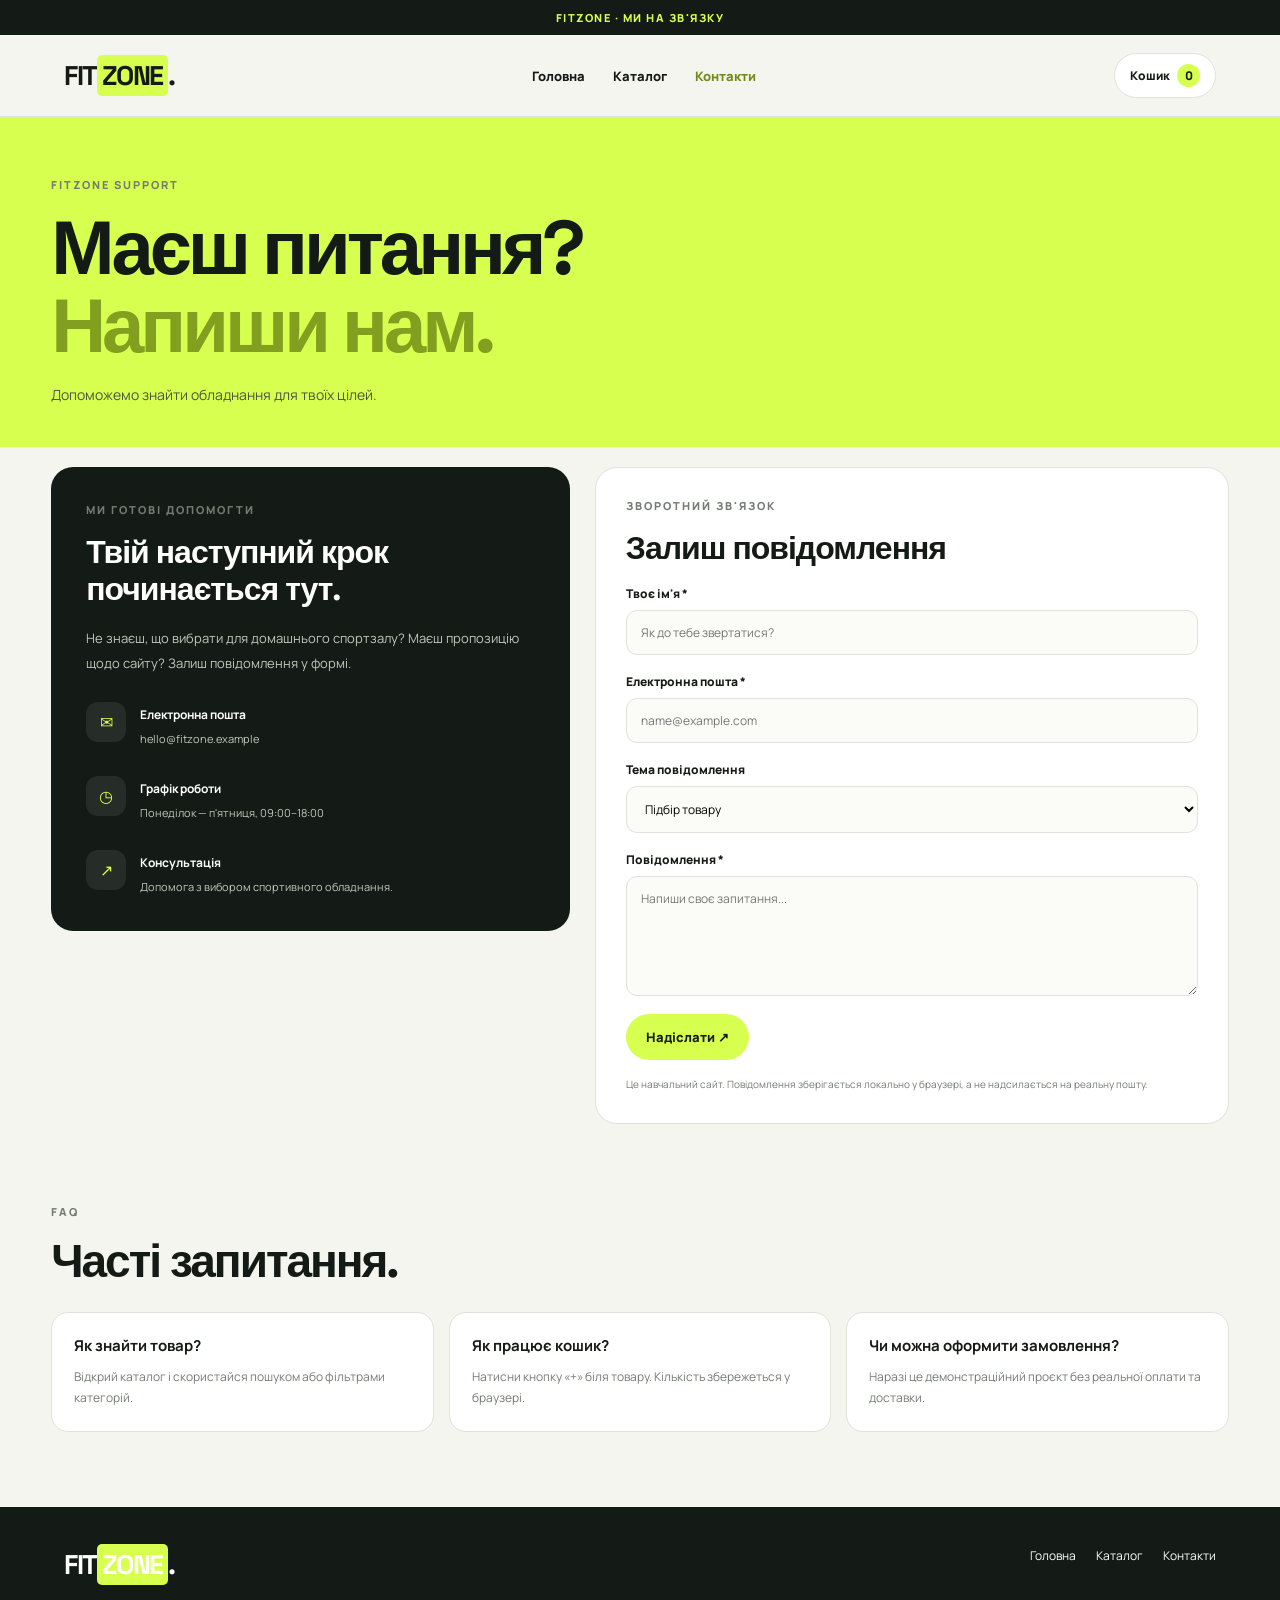
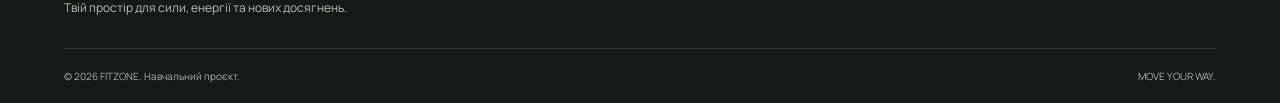
<file: contacts.html>
<!DOCTYPE html>
<html lang="uk">
<head>
    <meta charset="UTF-8">
    <meta name="viewport" content="width=device-width, initial-scale=1.0">
    <title>Контакти — FITZONE</title>
    <link rel="stylesheet" href="style.css">
</head>
<body>

<div class="topbar">FITZONE · МИ НА ЗВ'ЯЗКУ</div>

<header class="header">
    <a href="index.html" class="logo">FIT<span>ZONE</span>.</a>

    <nav>
        <a href="index.html">Головна</a>
        <a href="catalog.html">Каталог</a>
        <a href="contacts.html" class="active">Контакти</a>
    </nav>

    <button type="button" class="cart-link" data-open-cart>
        Кошик <span id="cart-count">0</span>
    </button>
</header>

<main>
    <section class="catalog-hero">
        <div class="container">
            <p class="eyebrow">FITZONE SUPPORT</p>
            <h1>Маєш питання?<br><span>Напиши нам.</span></h1>
            <p>Допоможемо знайти обладнання для твоїх цілей.</p>
        </div>
    </section>

    <section class="contact-section container">
        <div class="contact-info">
            <p class="eyebrow">МИ ГОТОВІ ДОПОМОГТИ</p>
            <h2>Твій наступний крок починається тут.</h2>
            <p>
                Не знаєш, що вибрати для домашнього спортзалу?
                Маєш пропозицію щодо сайту? Залиш повідомлення у формі.
            </p>

            <div class="contact-detail">
                <span class="contact-icon">✉</span>
                <div>
                    <strong>Електронна пошта</strong>
                    <p>hello@fitzone.example</p>
                </div>
            </div>

            <div class="contact-detail">
                <span class="contact-icon">◷</span>
                <div>
                    <strong>Графік роботи</strong>
                    <p>Понеділок — п'ятниця, 09:00–18:00</p>
                </div>
            </div>

            <div class="contact-detail">
                <span class="contact-icon">↗</span>
                <div>
                    <strong>Консультація</strong>
                    <p>Допомога з вибором спортивного обладнання.</p>
                </div>
            </div>
        </div>

        <div class="contact-form-box">
            <p class="eyebrow">ЗВОРОТНИЙ ЗВ'ЯЗОК</p>
            <h2>Залиш повідомлення</h2>

            <form id="contact-form">
                <div class="form-group">
                    <label for="name">Твоє ім'я *</label>
                    <input
                        type="text"
                        id="name"
                        name="name"
                        required
                        minlength="2"
                        placeholder="Як до тебе звертатися?">
                </div>

                <div class="form-group">
                    <label for="email">Електронна пошта *</label>
                    <input
                        type="email"
                        id="email"
                        name="email"
                        required
                        placeholder="name@example.com">
                </div>

                <div class="form-group">
                    <label for="topic">Тема повідомлення</label>
                    <select id="topic" name="topic">
                        <option>Підбір товару</option>
                        <option>Запитання про каталог</option>
                        <option>Пропозиція щодо сайту</option>
                        <option>Інше</option>
                    </select>
                </div>

                <div class="form-group">
                    <label for="message">Повідомлення *</label>
                    <textarea
                        id="message"
                        name="message"
                        required
                        minlength="8"
                        placeholder="Напиши своє запитання..."></textarea>
                </div>

                <button type="submit" class="button">Надіслати ↗</button>

                <p class="form-note">
                    Це навчальний сайт. Повідомлення зберігається локально
                    у браузері, а не надсилається на реальну пошту.
                </p>
            </form>
        </div>
    </section>

    <section class="faq-section container">
        <p class="eyebrow">FAQ</p>
        <h2>Часті запитання.</h2>

        <div class="faq-grid">
            <article>
                <h3>Як знайти товар?</h3>
                <p>Відкрий каталог і скористайся пошуком або фільтрами категорій.</p>
            </article>

            <article>
                <h3>Як працює кошик?</h3>
                <p>Натисни кнопку «+» біля товару. Кількість збережеться у браузері.</p>
            </article>

            <article>
                <h3>Чи можна оформити замовлення?</h3>
                <p>Наразі це демонстраційний проєкт без реальної оплати та доставки.</p>
            </article>
        </div>
    </section>
</main>

<footer class="footer">
    <div class="footer-main">
        <div>
            <a href="index.html" class="logo footer-logo">FIT<span>ZONE</span>.</a>
            <p>Твій простір для сили, енергії та нових досягнень.</p>
        </div>
        <div class="footer-nav">
            <a href="index.html">Головна</a>
            <a href="catalog.html">Каталог</a>
            <a href="contacts.html">Контакти</a>
        </div>
    </div>
    <div class="footer-bottom">
        <span>© 2026 FITZONE. Навчальний проєкт.</span>
        <span>MOVE YOUR WAY.</span>
    </div>
</footer>

<div id="cart-modal"></div>
<div id="toast" class="toast"></div>

<script src="script.js"></script>
</body>
</html>
</file>
<file: style.css>
@import url('https://fonts.googleapis.com/css2?family=Manrope:wght@400;500;600;700;800&family=Space+Grotesk:wght@500;600;700&display=swap');

:root {
    --bg: #f4f5ef;
    --dark: #141b16;
    --lime: #d7ff4f;
    --orange: #ff784f;
    --white: #ffffff;
    --muted: #737c73;
    --line: #dfe3d8;
}

* {
    box-sizing: border-box;
    margin: 0;
    padding: 0;
}

html {
    scroll-behavior: smooth;
}

body {
    font-family: 'Manrope', sans-serif;
    background: var(--bg);
    color: var(--dark);
}

a {
    color: inherit;
    text-decoration: none;
}

button,
input,
textarea,
select {
    font: inherit;
}

button {
    cursor: pointer;
}

img {
    max-width: 100%;
}

.container {
    width: min(1180px, 92%);
    margin: 0 auto;
}

.topbar {
    background: var(--dark);
    color: var(--lime);
    text-align: center;
    padding: 10px 15px;
    font-size: 11px;
    font-weight: 800;
    letter-spacing: 1.5px;
}

.header {
    position: sticky;
    top: 0;
    z-index: 20;
    display: flex;
    align-items: center;
    justify-content: space-between;
    gap: 25px;
    padding: 18px 5%;
    background: rgba(244, 245, 239, 0.96);
    border-bottom: 1px solid var(--line);
    backdrop-filter: blur(12px);
}

.logo {
    font-family: 'Space Grotesk', sans-serif;
    font-size: 27px;
    font-weight: 700;
    letter-spacing: -1.5px;
}

.logo span {
    background: var(--lime);
    padding: 3px 5px;
    border-radius: 5px;
}

.header nav {
    display: flex;
    align-items: center;
    gap: 28px;
}

.header nav a {
    font-size: 13px;
    font-weight: 800;
    transition: color 0.2s;
}

.header nav a:hover,
.header nav a.active {
    color: #708b19;
}

.cart-link {
    padding: 10px 15px;
    border: 1px solid var(--line);
    border-radius: 30px;
    background: white;
    font-size: 12px;
    font-weight: 800;
    white-space: nowrap;
    cursor: pointer;
    color: var(--dark);
}

#cart-count {
    display: inline-grid;
    place-items: center;
    width: 23px;
    height: 23px;
    margin-left: 5px;
    border-radius: 50%;
    background: var(--lime);
}

.button {
    display: inline-flex;
    align-items: center;
    justify-content: center;
    gap: 8px;
    padding: 14px 20px;
    border: 0;
    border-radius: 50px;
    background: var(--lime);
    color: var(--dark);
    font-size: 13px;
    font-weight: 800;
    transition: transform 0.2s, box-shadow 0.2s;
}

.button:hover {
    transform: translateY(-3px);
    box-shadow: 0 8px 22px #17201920;
}

.button-outline {
    border: 1px solid #b6beb2;
    background: transparent;
}

.button-dark {
    background: var(--dark);
    color: white;
}

.eyebrow {
    margin-bottom: 17px;
    color: var(--muted);
    font-size: 11px;
    font-weight: 800;
    letter-spacing: 2px;
    text-transform: uppercase;
}

.hero {
    display: grid;
    grid-template-columns: 1fr 0.9fr;
    align-items: center;
    gap: 45px;
    width: min(1180px, 92%);
    margin: auto;
    padding: 65px 0;
}

.hero h1,
.catalog-hero h1 {
    font-family: 'Space Grotesk', sans-serif;
    font-size: clamp(43px, 6vw, 76px);
    line-height: 1.02;
    letter-spacing: -4px;
    margin-bottom: 25px;
}

.hero h1 span,
.catalog-hero h1 span {
    color: #829f20;
}

.hero-description {
    max-width: 500px;
    color: var(--muted);
    font-size: 15px;
    line-height: 1.9;
}

.hero-buttons {
    display: flex;
    flex-wrap: wrap;
    gap: 12px;
    margin-top: 27px;
}

.hero-stats {
    display: flex;
    gap: 35px;
    margin-top: 40px;
}

.hero-stats div {
    display: flex;
    flex-direction: column;
    gap: 4px;
}

.hero-stats strong {
    font-family: 'Space Grotesk', sans-serif;
    font-size: 25px;
}

.hero-stats span {
    color: var(--muted);
    font-size: 11px;
}

.hero-image {
    position: relative;
    min-height: 440px;
    overflow: hidden;
    border-radius: 25px;
    background: var(--lime);
}

.hero-image > img {
    position: absolute;
    width: 100%;
    height: 100%;
    object-fit: cover;
}

.image-label {
    position: absolute;
    right: 20px;
    bottom: 20px;
    left: 20px;
    display: flex;
    flex-direction: column;
    gap: 5px;
    padding: 20px;
    border-radius: 14px;
    background: var(--lime);
}

.image-label span {
    font-size: 10px;
    font-weight: 800;
    letter-spacing: 2px;
}

.image-label strong {
    font-family: 'Space Grotesk', sans-serif;
    font-size: 25px;
}

.round-sticker {
    position: absolute;
    top: 20px;
    left: 20px;
    display: grid;
    place-items: center;
    width: 90px;
    height: 90px;
    border: 2px solid var(--lime);
    border-radius: 50%;
    background: var(--dark);
    color: var(--lime);
    text-align: center;
    font-size: 12px;
    font-weight: 800;
    transform: rotate(-12deg);
}

.benefits {
    display: grid;
    grid-template-columns: repeat(4, 1fr);
    gap: 20px;
    padding: 25px 5%;
    background: var(--dark);
    color: white;
}

.benefits > div {
    display: flex;
    align-items: center;
    gap: 12px;
    font-size: 22px;
    color: var(--lime);
}

.benefits span {
    color: #c4ccc2;
    font-size: 11px;
    line-height: 1.8;
}

.benefits strong {
    color: white;
    font-size: 13px;
}

.section {
    width: min(1180px, 92%);
    margin: auto;
    padding: 80px 0;
}

.section-heading {
    display: flex;
    align-items: end;
    justify-content: space-between;
    gap: 25px;
    margin-bottom: 30px;
}

.section-heading h2,
.promo-section h2,
.faq-section h2 {
    font-family: 'Space Grotesk', sans-serif;
    font-size: clamp(30px, 4vw, 46px);
    letter-spacing: -2px;
    line-height: 1.1;
}

.section-heading h2 span {
    color: #829f20;
}

.section-heading > p {
    max-width: 390px;
    color: var(--muted);
    font-size: 13px;
    line-height: 1.8;
}

.category-grid {
    display: grid;
    grid-template-columns: repeat(3, 1fr);
    gap: 18px;
}

.category-card {
    position: relative;
    min-height: 350px;
    overflow: hidden;
    border-radius: 20px;
    background: var(--dark);
    color: white;
}

.category-card img {
    position: absolute;
    width: 100%;
    height: 100%;
    object-fit: cover;
    transition: transform 0.4s;
}

.category-card:hover img {
    transform: scale(1.07);
}

.category-card::after {
    position: absolute;
    inset: 0;
    background: linear-gradient(transparent 10%, #111811eF 100%);
    content: '';
}

.category-overlay {
    position: absolute;
    z-index: 1;
    right: 20px;
    bottom: 23px;
    left: 20px;
}

.category-overlay > span {
    color: var(--lime);
    font-size: 10px;
    font-weight: 800;
    letter-spacing: 1px;
}

.category-overlay h3 {
    margin: 12px 0 7px;
    font-family: 'Space Grotesk', sans-serif;
    font-size: 24px;
}

.category-overlay p {
    margin-bottom: 17px;
    color: #d3d9d1;
    font-size: 12px;
}

.category-overlay b {
    font-size: 12px;
}

.featured-section {
    padding-top: 20px;
}

.text-link {
    font-size: 13px;
    font-weight: 800;
}

.product-grid {
    display: grid;
    grid-template-columns: repeat(4, minmax(0, 1fr));
    gap: 17px;
}

.product-card {
    overflow: hidden;
    border: 1px solid #e4e7df;
    border-radius: 18px;
    background: white;
    transition: transform 0.2s, box-shadow 0.2s;
}

.product-card:hover {
    transform: translateY(-4px);
    box-shadow: 0 12px 28px #18201812;
}

.product-image {
    position: relative;
    overflow: hidden;
    background: #e8ebe3;
    cursor: pointer;
}

.product-image img {
    display: block;
    width: 100%;
    aspect-ratio: 1 / 0.95;
    object-fit: cover;
    transition: transform 0.35s;
}

.product-card:hover .product-image img {
    transform: scale(1.05);
}

.product-tag {
    position: absolute;
    top: 12px;
    left: 12px;
    padding: 6px 9px;
    border-radius: 20px;
    background: var(--lime);
    font-size: 9px;
    font-weight: 800;
}

.product-info {
    padding: 15px;
}

.product-category {
    color: var(--muted);
    font-size: 10px;
    font-weight: 800;
    text-transform: uppercase;
    letter-spacing: 1px;
}

.product-info h3 {
    min-height: 42px;
    margin: 9px 0;
    font-size: 14px;
    line-height: 1.5;
}

.product-description {
    min-height: 36px;
    color: var(--muted);
    font-size: 11px;
    line-height: 1.6;
}

.product-bottom {
    display: flex;
    align-items: center;
    justify-content: space-between;
    gap: 8px;
    margin-top: 15px;
}

.product-price {
    font-size: 16px;
    font-weight: 800;
}

.add-button {
    width: 38px;
    height: 38px;
    flex-shrink: 0;
    border: 0;
    border-radius: 50%;
    background: var(--dark);
    color: white;
    font-size: 23px;
    transition: background 0.2s, color 0.2s;
}

.add-button:hover {
    background: var(--lime);
    color: var(--dark);
}

.promo-section {
    display: flex;
    align-items: center;
    justify-content: space-between;
    gap: 30px;
    width: min(1180px, 92%);
    margin: 0 auto 80px;
    padding: 45px;
    border-radius: 25px;
    background: var(--orange);
}

.promo-section h2 {
    margin-bottom: 15px;
}

.promo-section h2 span {
    color: #fff;
}

.promo-section p:not(.eyebrow) {
    max-width: 600px;
    font-size: 13px;
    line-height: 1.8;
}

.footer {
    padding: 40px 5% 20px;
    background: var(--dark);
    color: white;
}

.footer-main {
    display: flex;
    justify-content: space-between;
    gap: 30px;
    padding-bottom: 30px;
}

.footer-logo {
    display: inline-block;
    margin-bottom: 15px;
}

.footer-main p {
    max-width: 350px;
    color: #b8c1b6;
    font-size: 12px;
    line-height: 1.8;
}

.footer-nav {
    display: flex;
    flex-wrap: wrap;
    gap: 20px;
    align-items: start;
}

.footer-nav a {
    font-size: 12px;
}

.footer-nav a:hover {
    color: var(--lime);
}

.footer-bottom {
    display: flex;
    justify-content: space-between;
    gap: 15px;
    padding-top: 20px;
    border-top: 1px solid #ffffff20;
    color: #aab4a9;
    font-size: 10px;
}

/* Каталог */

.catalog-hero {
    padding: 60px 0 40px;
    background: var(--lime);
}

.catalog-hero h1 {
    margin-bottom: 18px;
}

.catalog-hero p:not(.eyebrow) {
    color: #4c5744;
    font-size: 14px;
    line-height: 1.8;
}

.catalog-section {
    padding-top: 30px;
    padding-bottom: 70px;
}

.catalog-toolbar {
    display: flex;
    align-items: center;
    justify-content: space-between;
    gap: 15px;
    flex-wrap: wrap;
}

#product-search {
    width: min(100%, 350px);
    padding: 13px 18px;
    border: 1px solid var(--line);
    border-radius: 30px;
    background: white;
    outline: none;
}

#product-search:focus {
    border-color: #829f20;
}

#results-count {
    color: var(--muted);
    font-size: 12px;
}

.filters {
    display: flex;
    flex-wrap: wrap;
    gap: 9px;
    margin: 25px 0;
}

.filter {
    padding: 10px 15px;
    border: 1px solid var(--line);
    border-radius: 30px;
    background: transparent;
    font-size: 11px;
    font-weight: 800;
    transition: 0.2s;
}

.filter:hover,
.filter.active {
    border-color: var(--dark);
    background: var(--dark);
    color: white;
}

.catalog-note {
    margin-top: 45px;
    padding: 30px;
    border-radius: 20px;
    background: #e7eadf;
    text-align: center;
}

.catalog-note h3 {
    margin-bottom: 10px;
    font-size: 22px;
}

.catalog-note p {
    margin-bottom: 20px;
    color: var(--muted);
    font-size: 13px;
}

/* Контакти */

.contact-section {
    display: grid;
    grid-template-columns: 0.9fr 1.1fr;
    align-items: start;
    gap: 25px;
    padding-top: 20px;
    padding-bottom: 70px;
}

.contact-info {
    padding: 35px;
    border-radius: 22px;
    background: var(--dark);
    color: white;
}

.contact-info h2,
.contact-form-box h2 {
    margin-bottom: 18px;
    font-family: 'Space Grotesk', sans-serif;
    font-size: 32px;
    letter-spacing: -1px;
    line-height: 1.15;
}

.contact-info > p:not(.eyebrow) {
    color: #bfc8bc;
    font-size: 13px;
    line-height: 1.9;
}

.contact-detail {
    display: flex;
    align-items: start;
    gap: 14px;
    margin-top: 27px;
}

.contact-icon {
    display: grid;
    place-items: center;
    width: 40px;
    height: 40px;
    flex-shrink: 0;
    border-radius: 12px;
    background: #ffffff14;
    color: var(--lime);
}

.contact-detail strong {
    font-size: 12px;
}

.contact-detail p {
    margin-top: 6px;
    color: #bfc8bc;
    font-size: 11px;
    line-height: 1.7;
}

.contact-form-box {
    padding: 30px;
    border: 1px solid var(--line);
    border-radius: 22px;
    background: white;
}

.form-group {
    display: grid;
    gap: 8px;
    margin: 18px 0;
}

.form-group label {
    font-size: 12px;
    font-weight: 800;
}

.form-group input,
.form-group textarea,
.form-group select {
    width: 100%;
    padding: 13px 14px;
    border: 1px solid var(--line);
    border-radius: 11px;
    background: #fbfcf8;
    outline: none;
    font-size: 12px;
}

.form-group input:focus,
.form-group textarea:focus,
.form-group select:focus {
    border-color: #829f20;
}

.form-group textarea {
    min-height: 120px;
    resize: vertical;
}

.form-note {
    margin-top: 15px;
    color: var(--muted);
    font-size: 10px;
    line-height: 1.8;
}

.faq-section {
    padding-top: 10px;
    padding-bottom: 75px;
}

.faq-section h2 {
    margin-bottom: 25px;
}

.faq-grid {
    display: grid;
    grid-template-columns: repeat(3, 1fr);
    gap: 15px;
}

.faq-grid article {
    padding: 22px;
    border: 1px solid var(--line);
    border-radius: 17px;
    background: white;
}

.faq-grid h3 {
    margin-bottom: 10px;
    font-size: 15px;
}

.faq-grid p {
    color: var(--muted);
    font-size: 12px;
    line-height: 1.8;
}

/* Модальне вікно */

.modal {
    position: fixed;
    inset: 0;
    z-index: 100000;
    display: none;
    align-items: center;
    justify-content: center;
    padding: 20px;
    background: rgba(11, 16, 13, 0.85);
}

.modal.open {
    display: flex;
}

.modal-content {
    position: relative;
    display: grid;
    grid-template-columns: 1fr 1fr;
    width: min(750px, 100%);
    max-height: 90vh;
    overflow: auto;
    border-radius: 22px;
    background: var(--bg);
}

.modal-content > img {
    width: 100%;
    height: 100%;
    min-height: 300px;
    object-fit: cover;
}

.modal-info {
    padding: 30px;
}

.modal-info h2 {
    margin: 15px 0;
    font-family: 'Space Grotesk', sans-serif;
    font-size: 28px;
}

.modal-info > p:not(.eyebrow) {
    margin-bottom: 20px;
    color: var(--muted);
    font-size: 13px;
    line-height: 1.8;
}

.modal-info h3 {
    margin-bottom: 20px;
    font-size: 24px;
}

.modal-close {
    position: absolute;
    top: 10px;
    right: 10px;
    z-index: 2;
    width: 38px;
    height: 38px;
    border: 0;
    border-radius: 50%;
    background: white;
    font-size: 24px;
}

/* Вікно оформлення замовлення */
.checkout-modal-content {
    display: block !important;
    width: min(500px, 100%) !important;
}

.checkout-box {
    padding: 30px;
}

.checkout-box h2 {
    font-family: 'Space Grotesk', sans-serif;
    font-size: 24px;
    margin-bottom: 15px;
}

.checkout-summary {
    display: flex;
    justify-content: space-between;
    align-items: center;
    margin-top: 20px;
    padding-top: 15px;
    border-top: 1px solid var(--line);
    font-size: 16px;
}

.checkout-summary strong {
    font-size: 20px;
    color: #829f20;
}

/* Тоаст сповіщення */

.toast {
    position: fixed;
    bottom: 25px;
    left: 50%;
    z-index: 200000;
    max-width: 90%;
    padding: 14px 22px;
    border-radius: 30px;
    background: var(--dark);
    color: white;
    font-size: 13px;
    text-align: center;
    opacity: 0;
    pointer-events: none;
    transform: translate(-50%, 15px);
    transition: 0.25s;
    box-shadow: 0 5px 20px rgba(0,0,0,0.3);
}

.toast.show {
    opacity: 1;
    transform: translate(-50%, 0);
}

/* ========================================
   МОДАЛЬНЕ ВІКНО КОШИКА
======================================== */

#cart-modal {
    position: fixed;
    inset: 0;
    z-index: 99999;
    display: flex;
    justify-content: flex-end;
    background: rgba(8, 14, 9, 0.65);
    opacity: 0;
    visibility: hidden;
    pointer-events: none;
    transition: opacity 0.3s ease, visibility 0.3s ease;
}

#cart-modal.is-open {
    opacity: 1;
    visibility: visible;
    pointer-events: auto;
}

.cart-panel {
    display: flex;
    flex-direction: column;
    width: min(460px, 100%);
    height: 100%;
    padding: 30px 25px;
    background: var(--bg);
    color: var(--dark);
    box-shadow: -10px 0 35px rgba(0, 0, 0, 0.2);
    transform: translateX(100%);
    transition: transform 0.3s ease;
}

#cart-modal.is-open .cart-panel {
    transform: translateX(0);
}

.cart-panel-header {
    display: flex;
    align-items: center;
    justify-content: space-between;
    gap: 15px;
    padding-bottom: 20px;
    border-bottom: 1px solid var(--line);
}

.cart-panel-header h2 {
    font-family: 'Space Grotesk', sans-serif;
    font-size: 26px;
}

.cart-close {
    width: 38px;
    height: 38px;
    border: 0;
    border-radius: 50%;
    background: var(--lime);
    color: var(--dark);
    font-size: 24px;
    display: grid;
    place-items: center;
    cursor: pointer;
}

#cart-items {
    flex: 1;
    overflow-y: auto;
    padding: 10px 0;
}

.cart-item {
    display: flex;
    align-items: flex-start;
    gap: 15px;
    padding: 16px 0;
    border-bottom: 1px solid var(--line);
}

.cart-item img {
    width: 80px;
    height: 80px;
    flex-shrink: 0;
    border-radius: 12px;
    background: #e8ebe3;
    object-fit: cover;
}

.cart-item-details {
    flex: 1;
    min-width: 0;
}

.cart-item-details h3 {
    margin-bottom: 6px;
    font-size: 13px;
    line-height: 1.4;
}

.cart-item-price {
    font-weight: 800;
    font-size: 15px;
}

.cart-quantity {
    display: flex;
    align-items: center;
    gap: 12px;
    margin-top: 10px;
}

.cart-quantity button {
    width: 28px;
    height: 28px;
    border: 1px solid var(--line);
    border-radius: 8px;
    background: white;
    font-size: 16px;
    cursor: pointer;
}

.cart-quantity span {
    min-width: 15px;
    text-align: center;
    font-weight: 800;
}

.cart-remove {
    margin-top: 8px;
    padding: 2px 0;
    border: 0;
    background: transparent;
    color: #c24132;
    font-size: 11px;
    text-decoration: underline;
    cursor: pointer;
}

.cart-empty {
    padding: 40px 0;
    color: var(--muted);
    text-align: center;
    line-height: 1.8;
}

.cart-panel-footer {
    padding-top: 20px;
    border-top: 1px solid var(--line);
    display: flex;
    flex-direction: column;
    gap: 10px;
}

.cart-panel-footer > p:first-child {
    display: flex;
    align-items: center;
    justify-content: space-between;
    margin-bottom: 10px;
    font-size: 16px;
}

.cart-panel-footer > p:first-child strong {
    font-size: 22px;
}

.cart-checkout {
    width: 100%;
}

.cart-clear-btn {
    width: 100%;
    padding: 10px;
    font-size: 12px;
}

body.cart-open {
    overflow: hidden;
}

/* Адаптивність */

@media (max-width: 900px) {
    .hero {
        grid-template-columns: 1fr;
    }
    .hero-image {
        min-height: 400px;
    }
    .product-grid {
        grid-template-columns: repeat(3, minmax(0, 1fr));
    }
    .benefits {
        grid-template-columns: repeat(2, 1fr);
    }
    .contact-section {
        grid-template-columns: 1fr;
    }
}

@media (max-width: 650px) {
    .header {
        flex-wrap: wrap;
        gap: 15px;
        padding: 15px 4%;
    }
    .logo {
        font-size: 22px;
    }
    .header nav {
        order: 3;
        width: 100%;
        justify-content: center;
        gap: 22px;
    }
    .product-grid {
        grid-template-columns: repeat(2, minmax(0, 1fr));
        gap: 10px;
    }
    .promo-section {
        display: block;
        padding: 28px;
    }
    .faq-grid {
        grid-template-columns: 1fr;
    }
    .modal-content {
        grid-template-columns: 1fr;
    }
}
</file>
